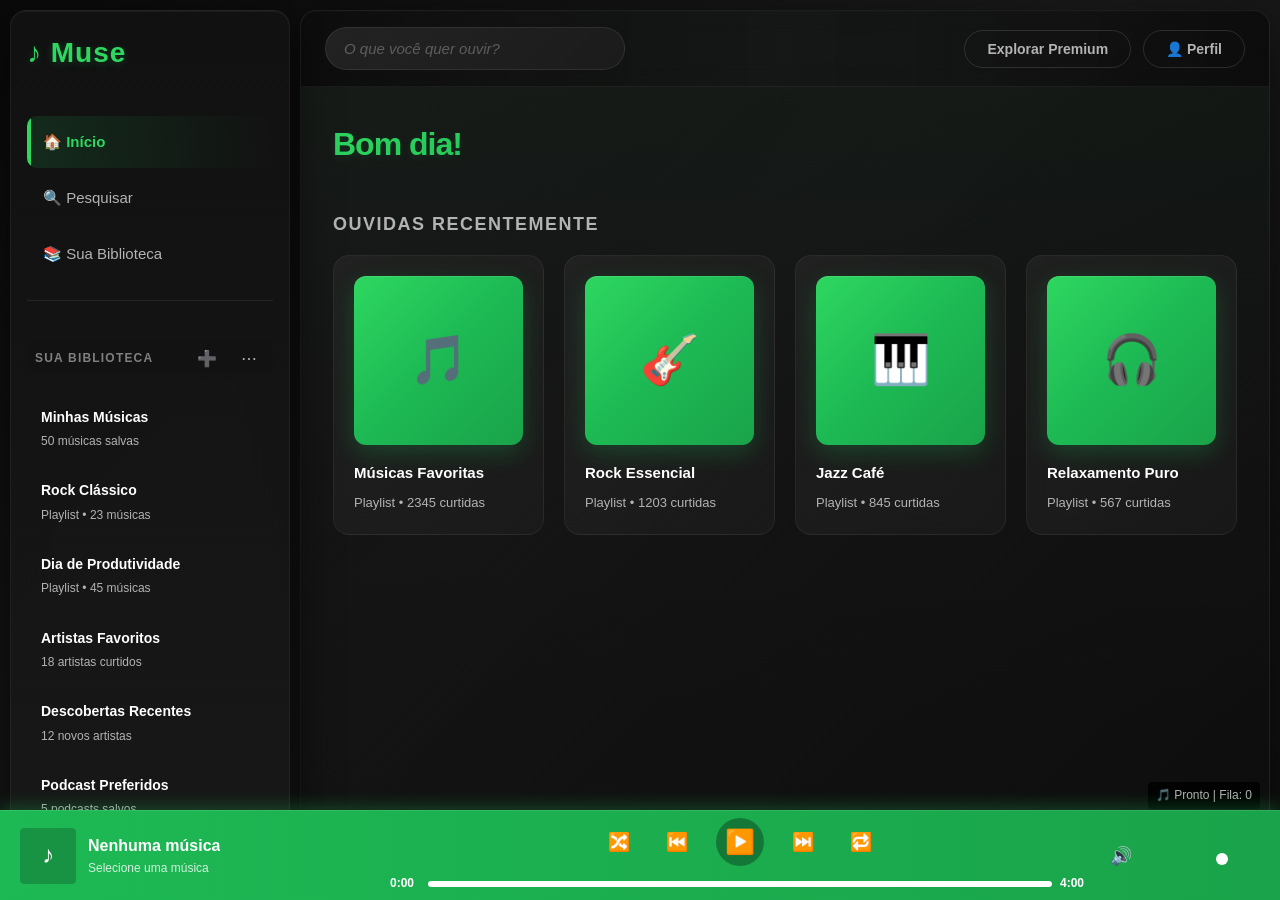
<file: index.html>
<!DOCTYPE html>
<html lang="pt-BR">
<head>
    <meta charset="UTF-8">
    <meta name="viewport" content="width=device-width, initial-scale=1.0">
    <title>Música - App de Streaming</title>
    <link rel="stylesheet" href="style.css">
</head>
<body>
    <div class="app-container">
        <!-- Sidebar -->
        <aside class="sidebar">
            <div class="logo">♪ Muse</div>
            
            <!-- Navegação Principal -->
            <nav class="main-nav">
                <ul>
                    <li><a href="#home" class="active">🏠 Início</a></li>
                    <li><a href="#search">🔍 Pesquisar</a></li>
                    <li><a href="#library">📚 Sua Biblioteca</a></li>
                </ul>
            </nav>
            
            <!-- Biblioteca -->
            <section class="library">
                <div class="library-header">
                    <h2>SUA BIBLIOTECA</h2>
                    <div class="library-controls">
                        <button title="Criar">➕</button>
                        <button title="Opcões">⋯</button>
                    </div>
                </div>
                
                <article class="library-item">
                    <h3>Minhas Músicas</h3>
                    <p>50 músicas salvas</p>
                </article>
                
                <article class="library-item">
                    <h3>Rock Clássico</h3>
                    <p>Playlist • 23 músicas</p>
                </article>
                
                <article class="library-item">
                    <h3>Dia de Produtividade</h3>
                    <p>Playlist • 45 músicas</p>
                </article>
                
                <article class="library-item">
                    <h3>Artistas Favoritos</h3>
                    <p>18 artistas curtidos</p>
                </article>
                
                <article class="library-item">
                    <h3>Descobertas Recentes</h3>
                    <p>12 novos artistas</p>
                </article>
                
                <article class="library-item">
                    <h3>Podcast Preferidos</h3>
                    <p>5 podcasts salvos</p>
                </article>
            </section>
        </aside>
        
        <!-- Conteúdo Principal -->
        <main class="content">
            <!-- Top Bar -->
            <header class="top-bar">
                <div class="search-container">
                    <input type="search" placeholder="O que você quer ouvir?">
                </div>
                <div class="user-menu">
                    <button>Explorar Premium</button>
                    <button>👤 Perfil</button>
                </div>
            </header>
            
            <!-- Content Area -->
            <section class="content-area">
                <!-- Home Section -->
                <section id="home-content" class="results-section active">
                    <h1 style="margin-bottom: 24px; font-size: 32px;">Bom dia!</h1>
                    
                    <h2 style="font-size: 18px; margin-bottom: 16px; color: #b3b3b3;">Ouvidas Recentemente</h2>
                    <div class="results-grid">
                        <article class="result-card">
                            <div class="result-card-image">🎵</div>
                            <h3>Músicas Favoritas</h3>
                            <p>Playlist • 2345 curtidas</p>
                        </article>
                        <article class="result-card">
                            <div class="result-card-image">🎸</div>
                            <h3>Rock Essencial</h3>
                            <p>Playlist • 1203 curtidas</p>
                        </article>
                        <article class="result-card">
                            <div class="result-card-image">🎹</div>
                            <h3>Jazz Café</h3>
                            <p>Playlist • 845 curtidas</p>
                        </article>
                        <article class="result-card">
                            <div class="result-card-image">🎧</div>
                            <h3>Relaxamento Puro</h3>
                            <p>Playlist • 567 curtidas</p>
                        </article>
                    </div>
                </section>
                
                <!-- Search Results -->
                <section id="search-content" class="results-section">
                    <h1 style="margin-bottom: 24px; font-size: 28px;">Pesquisar</h1>
                    
                    <!-- Search Tabs -->
                    <div class="search-tabs">
                        <button class="tab-btn active" data-tab="all">Tudo</button>
                        <button class="tab-btn" data-tab="artists">Artistas</button>
                        <button class="tab-btn" data-tab="playlists">Playlists</button>
                        <button class="tab-btn" data-tab="tracks">Músicas</button>
                        <button class="tab-btn" data-tab="albums">Álbuns</button>
                        <button class="tab-btn" data-tab="podcasts">Podcasts</button>
                    </div>
                    
                    <!-- Tudo -->
                    <div id="tab-all" class="tab-content active">
                        <h2 style="font-size: 16px; margin: 20px 0 12px; color: #b3b3b3;">Artistas</h2>
                        <div class="results-grid">
                            <article class="result-card">
                                <div class="result-card-image">🎤</div>
                                <h3>Artista 1</h3>
                                <p>Artista</p>
                            </article>
                            <article class="result-card">
                                <div class="result-card-image">🎤</div>
                                <h3>Artista 2</h3>
                                <p>Artista</p>
                            </article>
                        </div>
                        
                        <h2 style="font-size: 16px; margin: 20px 0 12px; color: #b3b3b3;">Playlists</h2>
                        <div class="results-grid">
                            <article class="result-card">
                                <div class="result-card-image">🎵</div>
                                <h3>Playlist 1</h3>
                                <p>Por usuário • 45 músicas</p>
                            </article>
                            <article class="result-card">
                                <div class="result-card-image">🎵</div>
                                <h3>Playlist 2</h3>
                                <p>Por usuário • 32 músicas</p>
                            </article>
                        </div>
                        
                        <h2 style="font-size: 16px; margin: 20px 0 12px; color: #b3b3b3;">Músicas</h2>
                        <div class="results-grid">
                            <article class="result-card">
                                <div class="result-card-image">♪</div>
                                <h3>Música 1</h3>
                                <p>Artista • 3:45</p>
                            </article>
                            <article class="result-card">
                                <div class="result-card-image">♪</div>
                                <h3>Música 2</h3>
                                <p>Artista • 4:12</p>
                            </article>
                        </div>
                    </div>
                    
                    <!-- Artistas -->
                    <div id="tab-artists" class="tab-content" style="display: none;">
                        <h2 style="font-size: 16px; margin: 20px 0 12px;">Artistas Encontrados</h2>
                        <div class="results-grid">
                            <article class="result-card">
                                <div class="result-card-image">🎤</div>
                                <h3>Artista A</h3>
                                <p>Artista</p>
                            </article>
                            <article class="result-card">
                                <div class="result-card-image">🎤</div>
                                <h3>Artista B</h3>
                                <p>Artista</p>
                            </article>
                            <article class="result-card">
                                <div class="result-card-image">🎤</div>
                                <h3>Artista C</h3>
                                <p>Artista</p>
                            </article>
                        </div>
                    </div>
                    
                    <!-- Playlists -->
                    <div id="tab-playlists" class="tab-content" style="display: none;">
                        <h2 style="font-size: 16px; margin: 20px 0 12px;">Playlists Encontradas</h2>
                        <div class="results-grid">
                            <article class="result-card">
                                <div class="result-card-image">🎵</div>
                                <h3>Playlist A</h3>
                                <p>Por usuário • 60 músicas</p>
                            </article>
                            <article class="result-card">
                                <div class="result-card-image">🎵</div>
                                <h3>Playlist B</h3>
                                <p>Por curador • 40 músicas</p>
                            </article>
                            <article class="result-card">
                                <div class="result-card-image">🎵</div>
                                <h3>Playlist C</h3>
                                <p>Por curador • 55 músicas</p>
                            </article>
                        </div>
                    </div>
                    
                    <!-- Músicas -->
                    <div id="tab-tracks" class="tab-content" style="display: none;">
                        <h2 style="font-size: 16px; margin: 20px 0 12px;">Músicas Encontradas</h2>
                        <div class="results-grid">
                            <article class="result-card">
                                <div class="result-card-image">♪</div>
                                <h3>AUTOBAHN</h3>
                                <p>Matuê • 3:58</p>
                            </article>
                            <article class="result-card">
                                <div class="result-card-image">♪</div>
                                <h3>Bolando um plano</h3>
                                <p>Brandão • 4:25</p>
                            </article>
                            <article class="result-card">
                                <div class="result-card-image">♪</div>
                                <h3>ESTRESSE</h3>
                                <p>Alee • 3:32</p>
                            </article>
                        </div>
                    </div>
                    
                    <!-- Álbuns -->
                    <div id="tab-albums" class="tab-content" style="display: none;">
                        <h2 style="font-size: 16px; margin: 20px 0 12px;">Álbuns Encontrados</h2>
                        <div class="results-grid">
                            <article class="result-card">
                                <div class="result-card-image">💿</div>
                                <h3>Máquina do tempo</h3>
                                <p>Matuê • 2022</p>
                            </article>
                            <article class="result-card">
                                <div class="result-card-image">💿</div>
                                <h3>CEO</h3>
                                <p>Brandão • 2024</p>
                            </article>
                        </div>
                    </div>
                    
                    <!-- Podcasts -->
                    <div id="tab-podcasts" class="tab-content" style="display: none;">
                        <h2 style="font-size: 16px; margin: 20px 0 12px;">Podcasts Encontrados</h2>
                        <div class="results-grid">
                            <article class="result-card">
                                <div class="result-card-image">🎙️</div>
                                <h3>Podcast finanças</h3>
                                <p>50 episódios</p>
                            </article>
                            <article class="result-card">
                                <div class="result-card-image">🎙️</div>
                                <h3>Podcast auto-confiança</h3>
                                <p>120 episódios</p>
                            </article>
                        </div>
                    </div>
                </section>
                
                <!-- Library Section -->
                <section id="library-content" class="results-section">
                    <h1 style="margin-bottom: 24px; font-size: 28px;">Sua Biblioteca</h1>
                    
                    <div class="search-tabs">
                        <button class="tab-btn active" data-tab="library-all">Tudo</button>
                        <button class="tab-btn" data-tab="library-playlists">Playlists</button>
                        <button class="tab-btn" data-tab="library-artists">Artistas</button>
                        <button class="tab-btn" data-tab="library-albums">Álbuns</button>
                        <button class="tab-btn" data-tab="library-podcasts">Podcasts</button>
                    </div>
                    
                    <!-- Tudo -->
                    <div id="tab-library-all" class="tab-content active">
                        <h2 style="font-size: 16px; margin: 20px 0 12px; color: #b3b3b3;">Minhas Playlists</h2>
                        <div class="results-grid">
                            <article class="result-card">
                                <div class="result-card-image">❤️</div>
                                <h3>Pagode</h3>
                                <p>50 músicas</p>
                            </article>
                            <article class="result-card">
                                <div class="result-card-image">🎵</div>
                                <h3>Rap/Hip-hop</h3>
                                <p>23 músicas</p>
                            </article>
                        </div>
                        
                        <h2 style="font-size: 16px; margin: 20px 0 12px; color: #b3b3b3;">Artistas Seguidos</h2>
                        <div class="results-grid">
                            <article class="result-card">
                                <div class="result-card-image">🎤</div>
                                <h3>Matuê</h3>
                                <p>Artista</p>
                            </article>
                            <article class="result-card">
                                <div class="result-card-image">🎤</div>
                                <h3>Brandão</h3>
                                <p>Artista</p>
                            </article>
                        </div>
                    </div>
                    
                    <!-- Playlists -->
                    <div id="tab-library-playlists" class="tab-content" style="display: none;">
                        <h2 style="font-size: 16px; margin: 20px 0 12px;">Minhas Playlists</h2>
                        <div class="results-grid">
                            <article class="result-card">
                                <div class="result-card-image">➕</div>
                                <h3>Criar Playlist</h3>
                                <p>Nova playlist</p>
                            </article>
                            <article class="result-card">
                                <div class="result-card-image">❤️</div>
                                <h3>Minhas Favoritas</h3>
                                <p>273 músicas</p>
                            </article>
                        </div>
                    </div>
                    
                    <!-- Artistas -->
                    <div id="tab-library-artists" class="tab-content" style="display: none;">
                        <h2 style="font-size: 16px; margin: 20px 0 12px;">Artistas Seguidos</h2>
                        <div class="results-grid">
                            <article class="result-card">
                                <div class="result-card-image">🎤</div>
                                <h3>Alee</h3>
                                <p>Artista</p>
                            </article>
                        </div>
                    </div>
                    
                    <!-- Álbuns -->
                    <div id="tab-library-albums" class="tab-content" style="display: none;">
                        <h2 style="font-size: 16px; margin: 20px 0 12px;">Álbuns Salvos</h2>
                        <div class="results-grid">
                            <article class="result-card">
                                <div class="result-card-image">💿</div>
                                <h3>Máquina do tempo</h3>
                                <p>Artista</p>
                            </article>
                        </div>
                    </div>
                    
                    <!-- Podcasts -->
                    <div id="tab-library-podcasts" class="tab-content" style="display: none;">
                        <h2 style="font-size: 16px; margin: 20px 0 12px;">Podcasts Salvos</h2>
                        <div class="results-grid">
                            <article class="result-card">
                                <div class="result-card-image">🎙️</div>
                                <h3>Podcast Salvo 1</h3>
                                <p>45 episódios</p>
                            </article>
                        </div>
                    </div>
                </section>
            </section>
        </main>
    </div>
    
    <script src="app.js"></script>
</body>
</html>
</file>
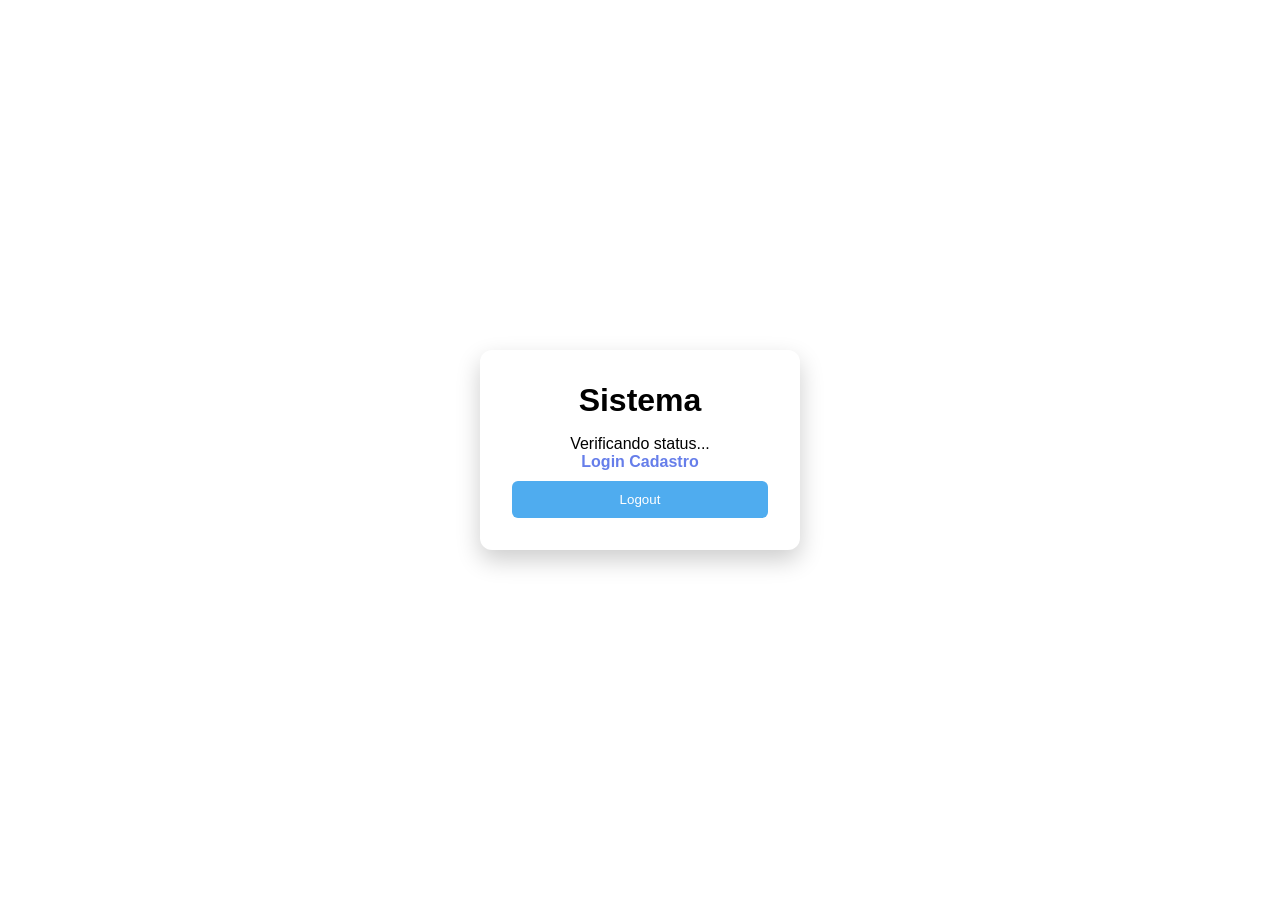
<file: login-site/index.html>
<!DOCTYPE html>
<html lang="pt-br">
<head>
    <meta charset="UTF-8">
    <meta name="viewport" content="width=device-width, initial-scale=1.0">
    <title>Document</title>
    <link rel="stylesheet" href="styles/style.css">
</head>
<body>
    <main class="container">

        <h1>Sistema</h1>

        <p id="status">Verificando status...</p>

        <div class="actions">
            <a href="login.html">Login</a>
            <a href="Registro.html">Cadastro</a>
            <button id="logoutBtn">Logout</button>
        </div>

    </main>
    <script src="scripts/app-local.js"></script>
</body>
</html>
</file>
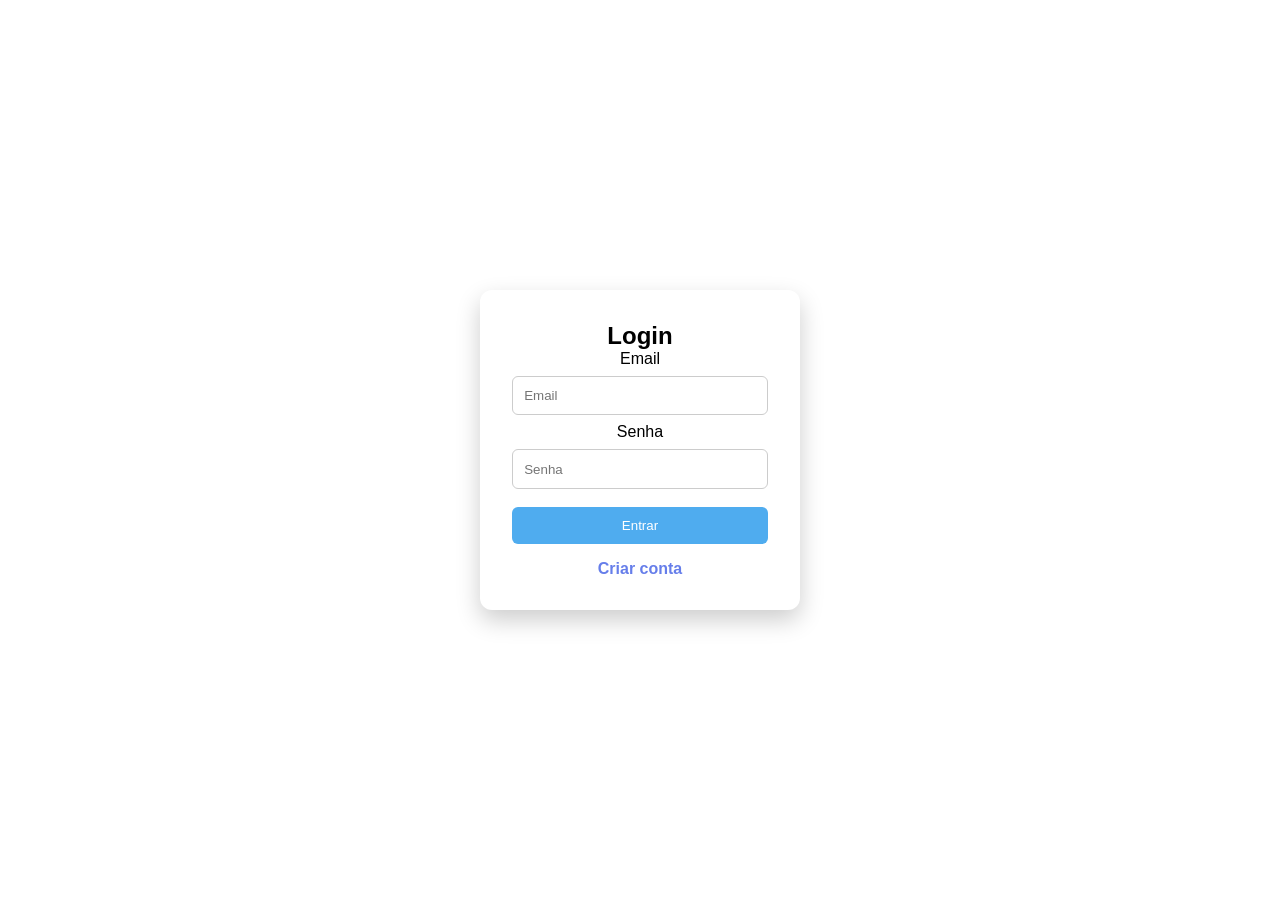
<file: login-site/login.html>
<!DOCTYPE html>
<html lang="pt-br">
<head>
    <meta charset="UTF-8">
    <title>Login</title>
    <link rel="stylesheet" href="styles/style.css">
</head>
<body>
    
    <main class="container">
        <form id="loginForm">
            <h2>Login</h2>

            <label for="email">Email</label>
            <input type="email" id="email" name="E-email" placeholder="Email" required>
            <label for="password">Senha</label>
            <input type="password" id="password" placeholder="Senha" required>

            <button type="submit">Entrar</button>

            <p id="message"></p>

            <p><a href="Registro.html">Criar conta</a></p>

        </form>
    </main>
    <script src="scripts/app-local.js"></script>
</body>
</html>
</file>
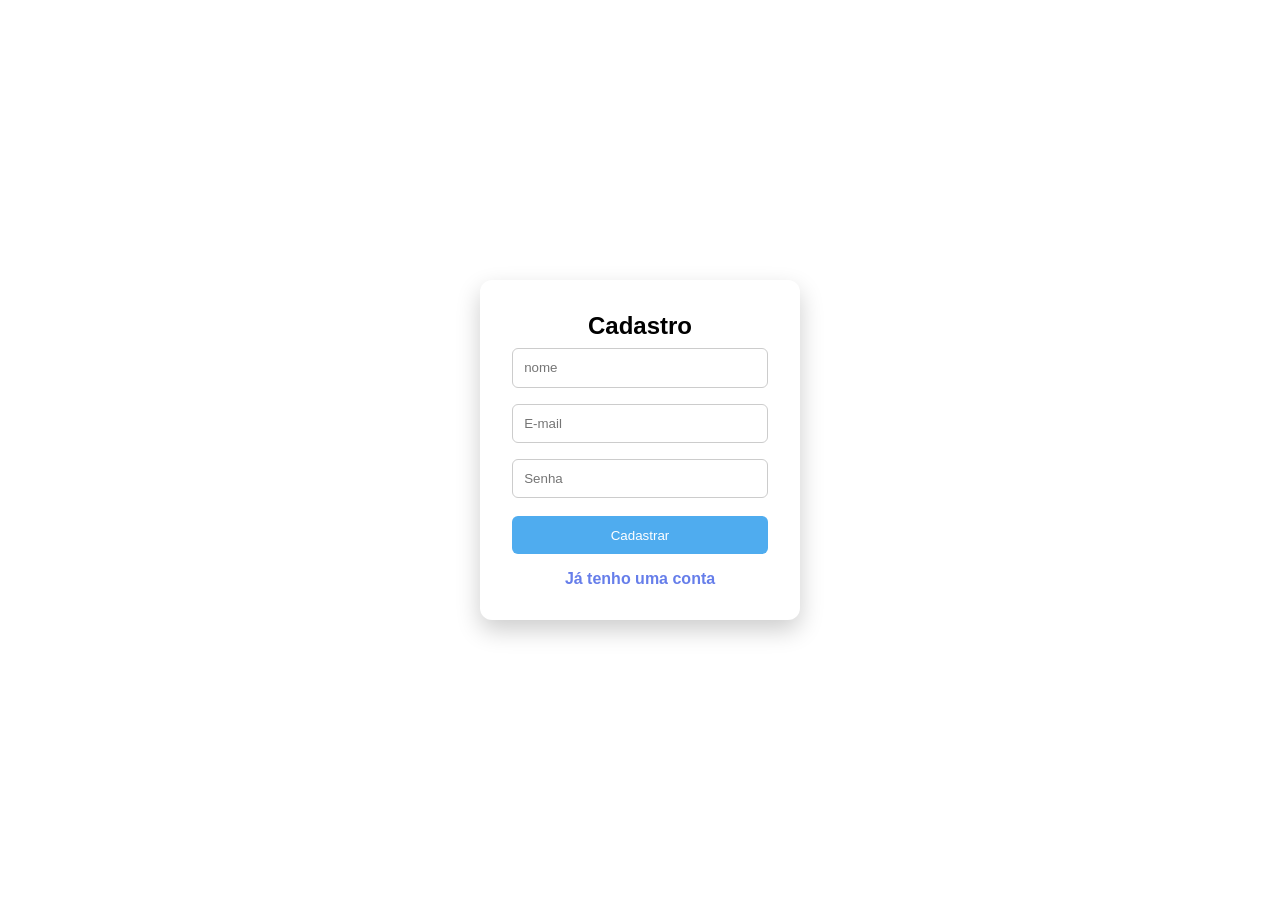
<file: login-site/Registro.html>
<!DOCTYPE html>
<html lang="pt-br">
<head>
    <meta charset="UTF-8">
    <title>Cadastro</title>
    <link rel="stylesheet" href="styles/style.css">
</head>
<body>
    <main class="container">
        <form id="registerForm">
            <h2>Cadastro</h2>

            <input type="text" id="name" placeholder="nome" required>
            <input type="email" id="email" placeholder="E-mail" required>
            <input type="password" id="password" placeholder="Senha" required>

            <button type="submit">Cadastrar</button>

            <p id="message"></p>

            <p><a href="login.html">Já tenho uma conta</a></p>

        </form>
    </main>
    <script src="scripts/app-local.js"></script>
</body>
</html>
</file>
<file: style.css>
/* ========================================
   VARIABLES & PALETA DE CORES MODERNA
   ======================================== */

:root {
    --primary: #1db954;
    --primary-dark: #1aa34a;
    --primary-light: #2ed760;
    --accent: #191414;
    --accent-light: #282828;
    --dark-bg: #0f0f0f;
    --sidebar-bg: #121212;
    --content-bg: #181818;
    --secondary-bg: #282828;
    --tertiary-bg: #333333;
    --quaternary-bg: #1e1e1e;
    --text-primary: #ffffff;
    --text-secondary: #b3b3b3;
    --text-muted: #808080;
    --border-color: #282828;
    --hover-bg: #282828;
    --scrollbar: #404040;
    --scrollbar-hover: #535353;
    --shadow: rgba(0, 0, 0, 0.5);
    --shadow-lg: rgba(0, 0, 0, 0.7);
    --glow: rgba(29, 185, 84, 0.2);
    --transition: all 0.3s cubic-bezier(0.4, 0, 0.2, 1);
    --transition-fast: all 0.15s ease;
}

* {
    margin: 0;
    padding: 0;
    box-sizing: border-box;
}

html {
    scroll-behavior: smooth;
}

body {
    font-family: -apple-system, BlinkMacSystemFont, 'Segoe UI', Roboto, Oxygen, Ubuntu, Cantarell, 'Helvetica Neue', sans-serif;
    background: linear-gradient(135deg, var(--dark-bg) 0%, #1a1a1a 50%, var(--dark-bg) 100%);
    color: var(--text-primary);
    height: 100vh;
    overflow: hidden;
    line-height: 1.6;
    font-weight: 400;
    -webkit-font-smoothing: antialiased;
    -moz-osx-font-smoothing: grayscale;
}

/* ========================================
   SCROLLBAR STYLING
   ======================================== */

::-webkit-scrollbar {
    width: 8px;
    height: 8px;
}

::-webkit-scrollbar-track {
    background: transparent;
}

::-webkit-scrollbar-thumb {
    background: var(--scrollbar);
    border-radius: 4px;
}

::-webkit-scrollbar-thumb:hover {
    background: var(--scrollbar-hover);
}

/* ========================================
   LAYOUT PRINCIPAL
   ======================================== */

.app-container {
    display: flex;
    height: 100vh;
    gap: 12px;
    padding: 12px;
    background: linear-gradient(135deg, #0a0a0a 0%, #1a1a1a 50%, #0f0f0f 100%);
}

/* ========================================
   SIDEBAR
   ======================================== */

/* SIDEBAR */
aside.sidebar {
    width: 320px;
    background: linear-gradient(180deg, rgba(18, 18, 18, 0.95) 0%, rgba(24, 24, 24, 0.95) 100%);
    border-radius: 16px;
    display: flex;
    flex-direction: column;
    overflow-y: auto;
    padding: 28px 20px;
    box-shadow: 0 12px 48px var(--shadow-lg), inset 0 1px 0 rgba(255, 255, 255, 0.05);
    transition: var(--transition);
    backdrop-filter: blur(20px);
    border: 1px solid rgba(255, 255, 255, 0.05);
}

aside.sidebar:hover {
    box-shadow: 0 16px 64px rgba(29, 185, 84, 0.15), inset 0 1px 0 rgba(255, 255, 255, 0.05);
    border-color: rgba(29, 185, 84, 0.2);
}

/* Logo */
.logo {
    font-size: 28px;
    font-weight: 800;
    margin-bottom: 40px;
    color: var(--primary-light);
    display: flex;
    align-items: center;
    gap: 10px;
    letter-spacing: 1px;
    transition: var(--transition);
    text-shadow: 0 2px 8px rgba(29, 185, 84, 0.25);
}

.logo:hover {
    transform: translateY(-2px);
    text-shadow: 0 4px 16px rgba(29, 185, 84, 0.4);
    color: var(--primary);
}

/* Navegação Principal */
nav.main-nav {
    margin-bottom: 40px;
    border-bottom: 1px solid rgba(255, 255, 255, 0.08);
    padding-bottom: 20px;
}

nav.main-nav ul {
    list-style: none;
    display: flex;
    flex-direction: column;
    gap: 4px;
}

nav.main-nav li {
    margin-bottom: 0;
}

nav.main-nav a {
    display: flex;
    align-items: center;
    gap: 14px;
    padding: 14px 16px;
    color: var(--text-secondary);
    text-decoration: none;
    border-radius: 10px;
    transition: var(--transition);
    cursor: pointer;
    font-weight: 500;
    font-size: 15px;
    position: relative;
    overflow: hidden;
}

nav.main-nav a::before {
    content: '';
    position: absolute;
    left: 0;
    top: 0;
    bottom: 0;
    width: 4px;
    background-color: var(--primary-light);
    border-radius: 0 4px 4px 0;
    opacity: 0;
    transition: var(--transition);
    transform: scaleY(0);
}

nav.main-nav a::after {
    content: '';
    position: absolute;
    inset: 0;
    background: linear-gradient(90deg, rgba(29, 185, 84, 0.1) 0%, transparent 100%);
    opacity: 0;
    transition: var(--transition);
    border-radius: 10px;
}

nav.main-nav a:hover {
    color: var(--text-primary);
    background-color: rgba(29, 185, 84, 0.1);
    transform: translateX(4px);
}

nav.main-nav a:hover::after {
    opacity: 1;
}

nav.main-nav a.active {
    color: var(--primary-light);
    background: linear-gradient(90deg, rgba(29, 185, 84, 0.15) 0%, transparent 100%);
    font-weight: 600;
}

nav.main-nav a.active::before {
    opacity: 1;
    transform: scaleY(1);
}

/* Biblioteca */
section.library {
    flex: 1;
    overflow-y: auto;
    display: flex;
    flex-direction: column;
}

.library-header {
    display: flex;
    align-items: center;
    justify-content: space-between;
    margin-bottom: 16px;
    padding: 0 8px;
    position: sticky;
    top: 0;
    background: linear-gradient(180deg, var(--sidebar-bg) 80%, transparent);
    z-index: 10;
}

.library-header h2 {
    font-size: 12px;
    font-weight: 700;
    color: var(--text-muted);
    text-transform: uppercase;
    letter-spacing: 1.2px;
}

.library-controls {
    display: flex;
    gap: 8px;
}

.library-controls button {
    background: rgba(29, 185, 84, 0);
    border: none;
    color: var(--text-secondary);
    cursor: pointer;
    font-size: 16px;
    padding: 8px;
    transition: var(--transition-fast);
    border-radius: 6px;
    display: flex;
    align-items: center;
    justify-content: center;
}

.library-controls button:hover {
    color: var(--primary-light);
    background-color: rgba(29, 185, 84, 0.2);
    transform: scale(1.15);
}

.library-items {
    padding: 0 4px;
    display: flex;
    flex-direction: column;
    gap: 6px;
}

.library-item {
    padding: 14px 14px;
    border-radius: 10px;
    cursor: pointer;
    transition: var(--transition);
    background: transparent;
    overflow: hidden;
    position: relative;
}

.library-item::before {
    content: '';
    position: absolute;
    inset: 0;
    background: linear-gradient(90deg, rgba(29, 185, 84, 0.1) 0%, transparent 100%);
    opacity: 0;
    transition: var(--transition);
}

.library-item:hover {
    background: rgba(29, 185, 84, 0.15);
    transform: translateX(4px);
}

.library-item:hover::before {
    opacity: 1;
}

.library-item h3 {
    font-size: 14px;
    font-weight: 600;
    margin-bottom: 4px;
    color: var(--text-primary);
    position: relative;
    z-index: 1;
}

.library-item p {
    font-size: 12px;
    color: var(--text-secondary);
    position: relative;
    z-index: 1;
}

/* ========================================
   CONTENIDO PRINCIPAL
   ======================================== */

/* MAIN CONTENT */
main.content {
    flex: 1;
    background: linear-gradient(135deg, rgba(24, 24, 24, 0.9) 0%, rgba(15, 15, 15, 0.95) 100%);
    border-radius: 16px;
    display: flex;
    flex-direction: column;
    overflow: hidden;
    box-shadow: 0 16px 56px rgba(0, 0, 0, 0.6), inset 0 1px 0 rgba(255, 255, 255, 0.03);
    border: 1px solid rgba(255, 255, 255, 0.05);
}

/* Top Bar */
.top-bar {
    display: flex;
    align-items: center;
    justify-content: space-between;
    padding: 20px 28px;
    background: linear-gradient(
        90deg,
        rgba(0, 0, 0, 0.4) 0%,
        rgba(29, 185, 84, 0.02) 50%,
        rgba(0, 0, 0, 0.3) 100%
    );
    border-bottom: 1px solid rgba(255, 255, 255, 0.05);
    gap: 28px;
    backdrop-filter: blur(10px);
}

/* Search Container */
.search-container {
    flex: 1;
    max-width: 360px;
    position: relative;
}

.search-container input {
    width: 100%;
    padding: 12px 18px;
    background: linear-gradient(135deg, rgba(40, 40, 40, 0.8) 0%, rgba(30, 30, 30, 0.8) 100%);
    border: 1px solid rgba(255, 255, 255, 0.08);
    border-radius: 28px;
    color: var(--text-primary);
    font-size: 15px;
    transition: var(--transition);
    font-weight: 500;
}

.search-container input:focus {
    outline: none;
    border-color: var(--primary-light);
    background: linear-gradient(135deg, rgba(45, 215, 96, 0.1) 0%, rgba(30, 30, 30, 0.8) 100%);
    box-shadow: 0 0 16px rgba(29, 185, 84, 0.25), inset 0 1px 2px rgba(255, 255, 255, 0.08);
}

.search-container input::placeholder {
    color: rgba(179, 179, 179, 0.6);
}

/* User Menu */
.user-menu {
    display: flex;
    align-items: center;
    gap: 12px;
}

.user-menu button {
    background: transparent;
    border: 1px solid rgba(255, 255, 255, 0.12);
    color: var(--text-secondary);
    cursor: pointer;
    font-size: 14px;
    padding: 10px 22px;
    border-radius: 28px;
    transition: var(--transition-fast);
    font-weight: 600;
    white-space: nowrap;
}

.user-menu button:hover {
    color: var(--text-primary);
    border-color: var(--primary-light);
    background: rgba(29, 185, 84, 0.1);
    transform: translateY(-2px);
}

/* ========================================
   CONTEÚDO
   ======================================== */

.content-area {
    flex: 1;
    overflow-y: auto;
    padding: 40px;
    background: linear-gradient(
        180deg,
        rgba(29, 185, 84, 0.03) 0%,
        transparent 50%,
        rgba(0, 0, 0, 0.1) 100%
    );
}

.content-area h1 {
    font-size: 42px;
    font-weight: 900;
    margin-bottom: 32px;
    background: linear-gradient(135deg, var(--primary-light) 0%, var(--primary) 50%, #1aa34a 100%);
    -webkit-background-clip: text;
    -webkit-text-fill-color: transparent;
    background-clip: text;
    text-shadow: 0 2px 8px rgba(29, 185, 84, 0.15);
    letter-spacing: -1px;
}

/* ========================================
   SEARCH TABS
   ======================================== */

.search-tabs {
    display: flex;
    gap: 16px;
    margin-bottom: 32px;
    border-bottom: 1px solid rgba(255, 255, 255, 0.08);
    padding-bottom: 16px;
    overflow-x: auto;
    scroll-behavior: smooth;
    scrollbar-width: thin;
    scrollbar-color: rgba(255, 255, 255, 0.1) transparent;
}

.search-tabs::-webkit-scrollbar {
    height: 6px;
}

.search-tabs::-webkit-scrollbar-thumb {
    background: rgba(255, 255, 255, 0.1);
    border-radius: 3px;
}

.search-tabs button {
    background: transparent;
    border: none;
    color: var(--text-secondary);
    cursor: pointer;
    font-size: 15px;
    font-weight: 600;
    padding: 10px 16px;
    border-bottom: 3px solid transparent;
    transition: var(--transition);
    white-space: nowrap;
    position: relative;
    text-transform: capitalize;
}

.search-tabs button:hover {
    color: var(--text-primary);
    border-bottom-color: rgba(29, 185, 84, 0.4);
}

.search-tabs button.active {
    color: var(--primary-light);
    border-bottom-color: var(--primary-light);
    text-shadow: 0 0 8px rgba(29, 185, 84, 0.3);
}

/* ========================================
   RESULTS GRID
   ======================================== */

.results-section {
    display: none;
}

.results-section.active {
    display: block;
    animation: fadeInUp 0.4s cubic-bezier(0.4, 0, 0.2, 1);
}

@keyframes fadeInUp {
    from {
        opacity: 0;
        transform: translateY(20px);
    }
    to {
        opacity: 1;
        transform: translateY(0);
    }
}

.results-section h2 {
    font-size: 18px;
    margin: 40px 0 20px;
    color: var(--text-secondary);
    text-transform: uppercase;
    letter-spacing: 1.5px;
    font-weight: 700;
}

.results-grid {
    display: grid;
    grid-template-columns: repeat(auto-fill, minmax(200px, 1fr));
    gap: 24px;
    margin-bottom: 40px;
}

@media (max-width: 1600px) {
    .results-grid {
        grid-template-columns: repeat(auto-fill, minmax(180px, 1fr));
        gap: 20px;
    }
}

@media (max-width: 1200px) {
    .results-grid {
        grid-template-columns: repeat(auto-fill, minmax(160px, 1fr));
        gap: 16px;
    }
}

/* ========================================
   RESULT CARDS
   ======================================== */

.result-card {
    background: linear-gradient(135deg, rgba(40, 40, 40, 0.6) 0%, rgba(30, 30, 30, 0.6) 100%);
    border-radius: 16px;
    padding: 20px;
    cursor: pointer;
    transition: var(--transition);
    display: flex;
    flex-direction: column;
    border: 1px solid rgba(255, 255, 255, 0.06);
    position: relative;
    overflow: hidden;
    backdrop-filter: blur(10px);
}

.result-card::before {
    content: '';
    position: absolute;
    top: 0;
    left: 0;
    right: 0;
    bottom: 0;
    background: linear-gradient(135deg, rgba(29, 185, 84, 0.15) 0%, transparent 100%);
    opacity: 0;
    transition: var(--transition);
    pointer-events: none;
}

.result-card::after {
    content: '';
    position: absolute;
    inset: 0;
    background: radial-gradient(circle at 30% 30%, rgba(29, 185, 84, 0.1) 0%, transparent 60%);
    opacity: 0;
    transition: var(--transition);
    pointer-events: none;
}

.result-card:hover {
    background: linear-gradient(135deg, rgba(50, 50, 50, 0.8) 0%, rgba(35, 35, 35, 0.8) 100%);
    border-color: var(--primary-light);
    transform: translateY(-8px);
    box-shadow: 0 16px 40px rgba(29, 185, 84, 0.2), 0 0 20px rgba(29, 185, 84, 0.1);
}

.result-card:hover::before {
    opacity: 1;
}

.result-card:hover::after {
    opacity: 1;
}

.result-card-image {
    width: 100%;
    aspect-ratio: 1;
    background: linear-gradient(135deg, var(--primary-light) 0%, var(--primary) 50%, var(--primary-dark) 100%);
    border-radius: 12px;
    margin-bottom: 16px;
    display: flex;
    align-items: center;
    justify-content: center;
    font-size: 48px;
    transition: var(--transition);
    position: relative;
    box-shadow: 0 8px 24px rgba(29, 185, 84, 0.25), inset 0 1px 0 rgba(255, 255, 255, 0.1);
}

.result-card:hover .result-card-image {
    transform: scale(1.08) rotate(3deg);
    box-shadow: 0 12px 36px rgba(29, 185, 84, 0.35), inset 0 1px 0 rgba(255, 255, 255, 0.1);
}

.result-card h3 {
    font-size: 15px;
    font-weight: 700;
    margin-bottom: 8px;
    white-space: nowrap;
    overflow: hidden;
    text-overflow: ellipsis;
    color: var(--text-primary);
    position: relative;
    z-index: 1;
}

.result-card p {
    font-size: 13px;
    color: var(--text-secondary);
    white-space: nowrap;
    overflow: hidden;
    text-overflow: ellipsis;
    position: relative;
    z-index: 1;
}

/* ========================================
   TAB CONTENT
   ======================================== */

.tab-content {
    display: none;
}

.tab-content.active {
    display: block;
    animation: slideInLeft 0.4s cubic-bezier(0.4, 0, 0.2, 1);
}

@keyframes slideInLeft {
    from {
        opacity: 0;
        transform: translateX(-30px);
    }
    to {
        opacity: 1;
        transform: translateX(0);
    }
}

/* ========================================
   RESPONSIVIDADE
   ======================================== */

@media (max-width: 1400px) {
    .app-container {
        gap: 10px;
        padding: 10px;
    }

    aside.sidebar {
        width: 280px;
        padding: 20px 16px;
    }

    .content-area {
        padding: 32px;
    }

    .content-area h1 {
        font-size: 36px;
    }

    .top-bar {
        padding: 16px 24px;
    }

    .search-container {
        max-width: 300px;
    }

    .results-grid {
        gap: 20px;
    }
}

@media (max-width: 1024px) {
    .app-container {
        flex-direction: column;
        gap: 8px;
    }

    aside.sidebar {
        width: 100%;
        max-height: 110px;
        flex-direction: row;
        align-items: center;
        justify-content: space-between;
        overflow-x: auto;
        padding: 12px 16px;
        border-radius: 12px;
    }

    nav.main-nav {
        border-bottom: none;
        border-right: 1px solid rgba(255, 255, 255, 0.1);
        padding-bottom: 0;
        padding-right: 16px;
        margin-bottom: 0;
        margin-right: 16px;
    }

    nav.main-nav ul {
        display: flex;
        gap: 4px;
    }

    nav.main-nav li {
        margin-bottom: 0;
    }

    section.library {
        display: none;
    }

    .logo {
        font-size: 20px;
        margin-bottom: 0;
    }

    .results-grid {
        grid-template-columns: repeat(auto-fill, minmax(160px, 1fr));
        gap: 16px;
    }

    .result-card {
        padding: 14px;
    }

    main.content {
        border-radius: 12px;
    }
}

@media (max-width: 768px) {
    .content-area {
        padding: 20px;
    }

    .content-area h1 {
        font-size: 28px;
        margin-bottom: 24px;
    }

    .results-grid {
        grid-template-columns: repeat(auto-fill, minmax(140px, 1fr));
        gap: 12px;
    }

    .result-card {
        padding: 12px;
        border-radius: 12px;
    }

    .result-card h3 {
        font-size: 13px;
    }

    .result-card p {
        font-size: 12px;
    }

    .top-bar {
        flex-direction: column;
        gap: 12px;
        padding: 12px 16px;
    }

    .search-container {
        max-width: 100%;
    }

    .user-menu {
        width: 100%;
        justify-content: space-between;
    }

    .search-tabs {
        gap: 8px;
        margin-bottom: 20px;
    }

    .search-tabs button {
        font-size: 13px;
        padding: 8px 12px;
    }

    .top-bar {
        padding: 12px 16px;
    }
}

@media (max-width: 480px) {
    :root {
        --transition: all 0.25s ease;
    }

    .app-container {
        padding: 6px;
        gap: 6px;
    }

    aside.sidebar {
        max-height: 90px;
        padding: 8px 12px;
        border-radius: 10px;
    }

    .logo {
        font-size: 18px;
        margin-bottom: 0;
        letter-spacing: 0;
    }

    nav.main-nav {
        margin-right: 12px;
        padding-right: 12px;
        margin-bottom: 0;
    }

    nav.main-nav a {
        padding: 10px 12px;
        gap: 10px;
        font-size: 14px;
    }

    .results-grid {
        grid-template-columns: repeat(auto-fill, minmax(110px, 1fr));
        gap: 10px;
    }

    .result-card {
        padding: 10px;
        border-radius: 10px;
    }

    .result-card-image {
        font-size: 32px;
        margin-bottom: 10px;
        border-radius: 8px;
    }

    .result-card h3 {
        font-size: 12px;
    }

    .result-card p {
        font-size: 11px;
    }

    .content-area {
        padding: 14px;
    }

    .content-area h1 {
        font-size: 22px;
        margin-bottom: 16px;
    }

    .search-tabs {
        gap: 6px;
        padding-bottom: 10px;
        margin-bottom: 16px;
    }

    .search-tabs button {
        font-size: 12px;
        padding: 6px 10px;
    }

    .top-bar {
        padding: 10px 12px;
        gap: 10px;
    }

    .search-container input {
        padding: 8px 14px;
        font-size: 14px;
    }

    .user-menu {
        gap: 8px;
    }

    .user-menu button {
        padding: 8px 12px;
        font-size: 12px;
    }

    main.content {
        border-radius: 10px;
    }
}

/* Landscape mobile styles */
@media (max-width: 768px) and (orientation: landscape) {
    aside.sidebar {
        max-height: 100px;
        padding: 8px 16px;
    }

    nav.main-nav {
        gap: 4px;
    }

    nav.main-nav a {
        padding: 8px 14px;
        font-size: 13px;
    }

    .content-area {
        padding: 14px;
    }

    .content-area h1 {
        font-size: 20px;
        margin-bottom: 12px;
    }
}

/* Ultra-wide displays */
@media (min-width: 1921px) {
    :root {
        --transition: all 0.35s cubic-bezier(0.4, 0, 0.2, 1);
    }

    aside.sidebar {
        width: 360px;
        padding: 24px;
    }

    .results-grid {
        grid-template-columns: repeat(auto-fill, minmax(200px, 1fr));
        gap: 28px;
    }

    .result-card {
        padding: 20px;
        border-radius: 16px;
    }

    .result-card h3 {
        font-size: 18px;
    }

    .content-area h1 {
        font-size: 48px;
    }
}

/* Hover effects for devices that support it */
@media (hover: hover) {
    .result-card {
        transition: all 0.3s cubic-bezier(0.4, 0, 0.2, 1);
    }

    .result-card:hover {
        transform: translateY(-8px) scale(1.05) rotate(1deg);
    }

    nav.main-nav a:hover {
        background: linear-gradient(135deg, rgba(30, 215, 96, 0.15), rgba(30, 215, 96, 0.05));
    }

    .search-tabs button:hover {
        color: var(--primary-light);
        text-shadow: 0 0 8px rgba(45, 237, 96, 0.4);
    }
}

/* Scrollbar estilização moderna */
::-webkit-scrollbar {
    width: 10px;
    height: 10px;
}

::-webkit-scrollbar-track {
    background: transparent;
}

::-webkit-scrollbar-thumb {
    background: var(--scrollbar);
    border-radius: 8px;
    border: 2px solid transparent;
    background-clip: padding-box;
    transition: background 0.3s ease;
}

::-webkit-scrollbar-thumb:hover {
    background-color: var(--scrollbar-hover);
    background-clip: padding-box;
}

/* Firefox scrollbar */
* {
    scrollbar-color: var(--scrollbar) transparent;
    scrollbar-width: thin;
}

/* Selection estilo */
::selection {
    background: var(--primary-light);
    color: var(--accent);
}

/* Focus visível */
*:focus-visible {
    outline: 2px solid var(--primary-light);
    outline-offset: 2px;
}

/* Placeholder estilo */
::placeholder {
    color: var(--text-muted);
    opacity: 0.7;
    font-style: italic;
}

@media print {
    aside.sidebar,
    .top-bar,
    .player-container {
        display: none;
    }

    body {
        background: white;
        color: black;
    }

    .result-card {
        page-break-inside: avoid;
        border: 1px solid #ccc;
    }
}
</file>
<file: login-site/styles/style.css>
*{
    margin: 0;
    padding: 0;
    box-sizing: border-box;
    font-family: 'Segoe UI', sans-serif;
}
body {
    height: 100vh;
    display: flex;
    justify-content: center;
    align-items: center;
    background-color: linear-gradient(135deg, #4facef, #00f2fe);
}
/* container */
.container {
    background-color: white;
    padding: 2rem;
    border-radius: 12px;
    width: 320px;
    text-align: center;
    box-shadow: 0 10px 25px rgba(0, 0, 0, 0.2);
    transition: 0.3s;
}
.container:hover {
    transform: scale(1.02);
}
input {
    width: 100%;
    padding: 0.7rem;
    margin: 0.5rem 0;
    border: 1px solid #ccc;
    border-radius: 6px;
}
input:focus {
    border-color: #4facfe;
    outline: none;
}

/* botão */
button {
    width: 100%;
    padding: 0.7rem;
    margin-top: 10px;
    background-color: #4facef;
    color: white;
    border: none;
    border-radius: 6px;
    cursor: pointer;
}   
button:hover {
    background-color: #07a3ca;
}
button:active { 
transform: scale(0.97); 
background: #4c51bf; 
}
/* link */
p { 
text-align: center; 
margin-top: 1rem; 
} 
a { 
color: #667eea; 
text-decoration: none; 
font-weight: bold; 
transition: 0.3s; 
}
a:hover { 
color: #764ba2; 
text-decoration: underline; 
}
/* animação de entrada */ 
.container { 
animation: fadeIn 0.6s ease; 
} 
@keyframes fadeIn { 
from { 
opacity: 0; 
transform: translateY(15px); 
} 
to { 
opacity: 1; 
transform: translateY(0); 
} 
} 
/* EVENTOS */ 
/* efeito ao passar mouse no container */ 
.container:hover { 
transform: scale(1.02); 
}
</file>
